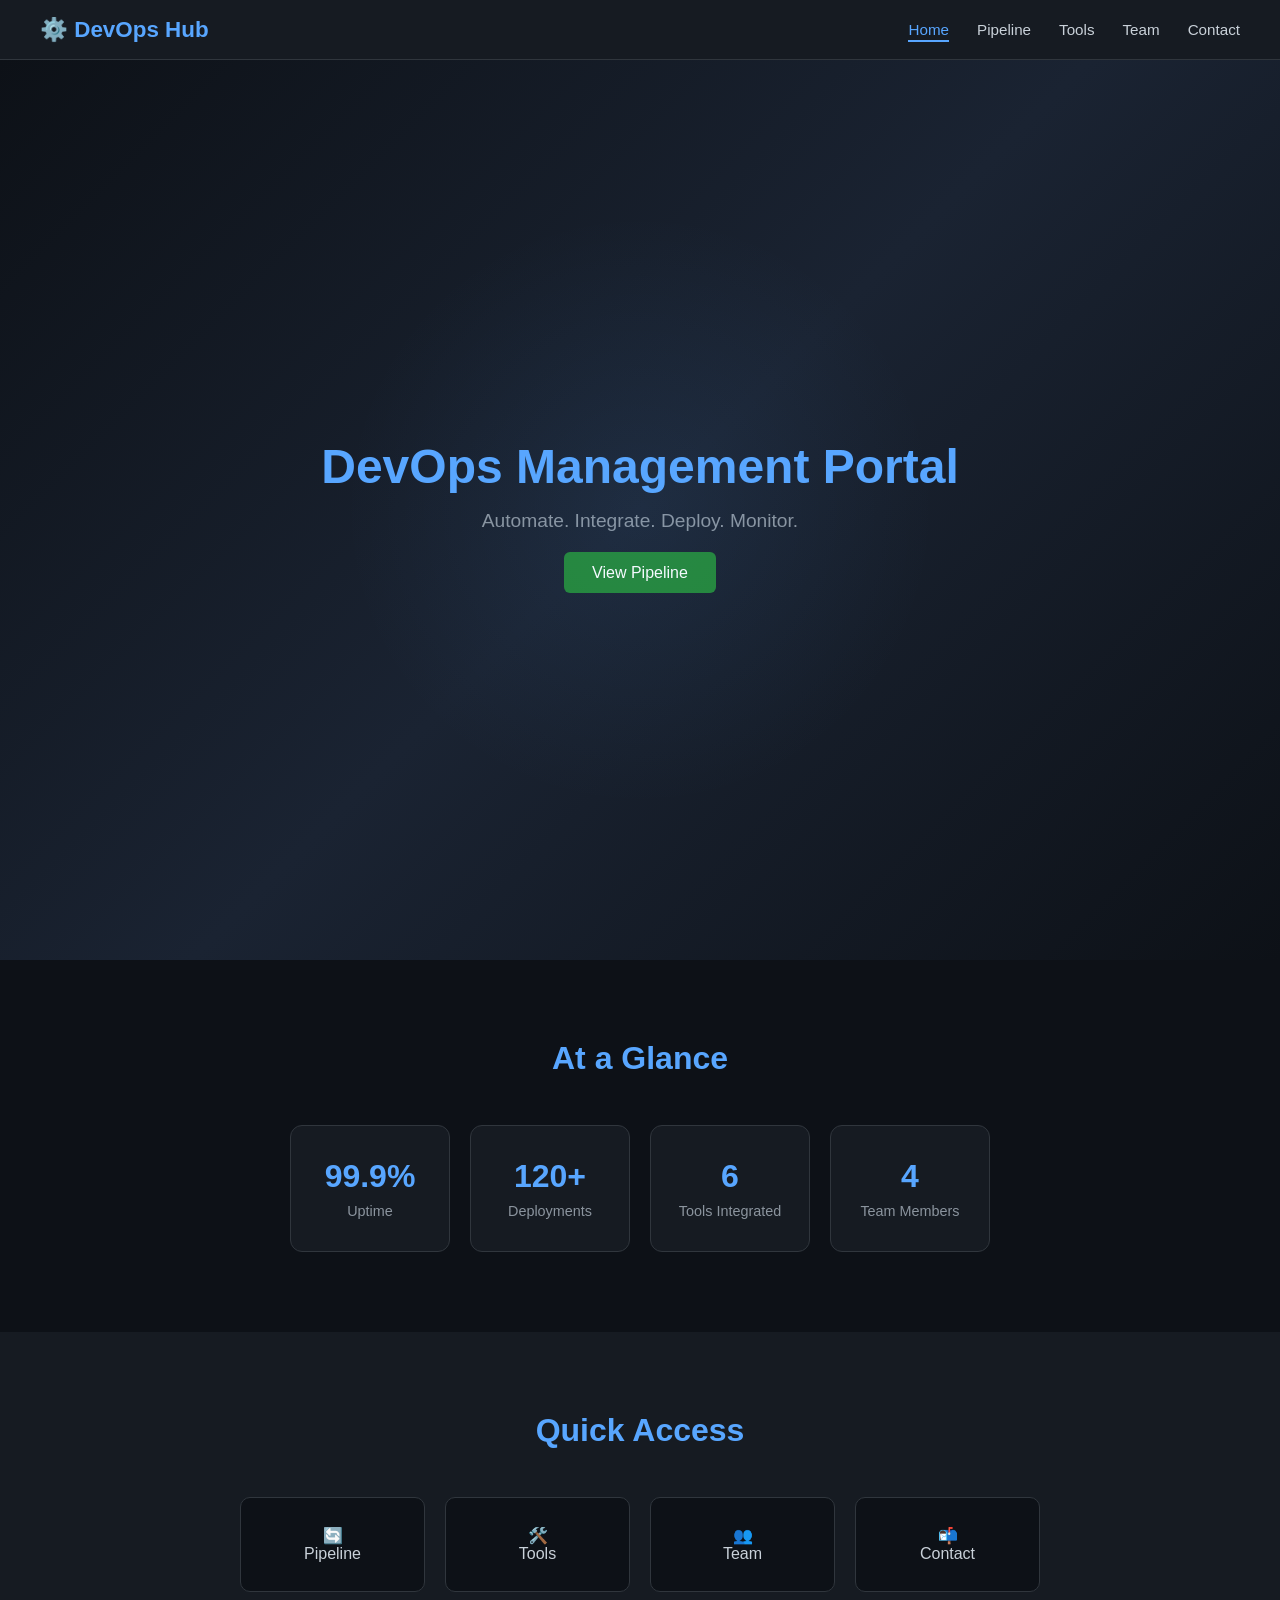
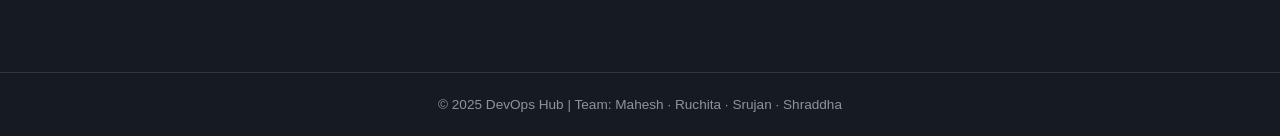
<file: index.html>
<!DOCTYPE html>
<html lang="en">
<head>
  <meta charset="UTF-8"/>
  <meta name="viewport" content="width=device-width, initial-scale=1.0"/>
  <title>DevOps Hub | Home</title>
  <link rel="stylesheet" href="style.css"/>
</head>
<body>

  <nav class="navbar">
    <div class="logo">⚙️ DevOps Hub</div>
    <ul class="nav-links">
      <li><a href="index.html" class="active">Home</a></li>
      <li><a href="pipeline.html">Pipeline</a></li>
      <li><a href="tools.html">Tools</a></li>
      <li><a href="team.html">Team</a></li>
      <li><a href="contact.html">Contact</a></li>
    </ul>
  </nav>

  <section class="hero">
    <div class="hero-content">
      <h1>DevOps Management Portal</h1>
      <p>Automate. Integrate. Deploy. Monitor.</p>
      <a href="pipeline.html" class="btn">View Pipeline</a>
    </div>
  </section>

  <!-- Stats -->
  <section class="section">
    <h2>At a Glance</h2>
    <div class="stats-grid">
      <div class="stat-card"><h3>99.9%</h3><p>Uptime</p></div>
      <div class="stat-card"><h3>120+</h3><p>Deployments</p></div>
      <div class="stat-card"><h3>6</h3><p>Tools Integrated</p></div>
      <div class="stat-card"><h3>4</h3><p>Team Members</p></div>
    </div>
  </section>

  <!-- Quick Links -->
  <section class="section dark">
    <h2>Quick Access</h2>
    <div class="tools-grid">
      <a href="pipeline.html" class="tool-card">🔄<br/>Pipeline</a>
      <a href="tools.html" class="tool-card">🛠️<br/>Tools</a>
      <a href="team.html" class="tool-card">👥<br/>Team</a>
      <a href="contact.html" class="tool-card">📬<br/>Contact</a>
    </div>
  </section>

  <footer>
    <p>© 2025 DevOps Hub | Team: Mahesh · Ruchita · Srujan · Shraddha</p>
  </footer>

</body>
</html>
</file>
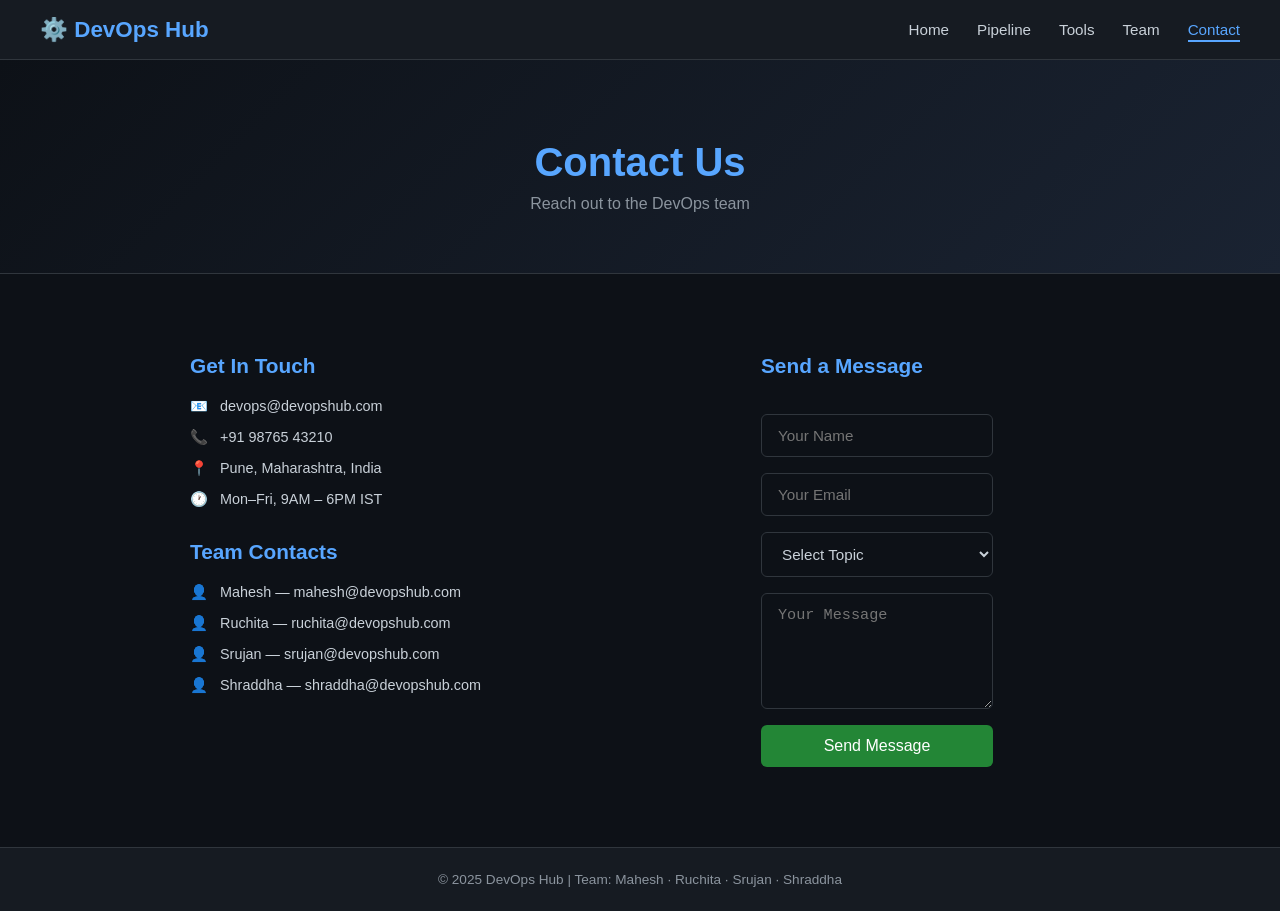
<file: contact.html>
<!DOCTYPE html>
<html lang="en">
<head>
  <meta charset="UTF-8"/>
  <meta name="viewport" content="width=device-width, initial-scale=1.0"/>
  <title>DevOps Hub | Contact</title>
  <link rel="stylesheet" href="style.css"/>
</head>
<body>

  <nav class="navbar">
    <div class="logo">⚙️ DevOps Hub</div>
    <ul class="nav-links">
      <li><a href="index.html">Home</a></li>
      <li><a href="pipeline.html">Pipeline</a></li>
      <li><a href="tools.html">Tools</a></li>
      <li><a href="team.html">Team</a></li>
      <li><a href="contact.html" class="active">Contact</a></li>
    </ul>
  </nav>

  <section class="page-hero">
    <h1>Contact Us</h1>
    <p>Reach out to the DevOps team</p>
  </section>

  <section class="section">
    <div class="contact-layout">

      <div class="contact-info">
        <h2>Get In Touch</h2>
        <div class="info-item">📧 <span>devops@devopshub.com</span></div>
        <div class="info-item">📞 <span>+91 98765 43210</span></div>
        <div class="info-item">📍 <span>Pune, Maharashtra, India</span></div>
        <div class="info-item">🕐 <span>Mon–Fri, 9AM – 6PM IST</span></div>

        <h2 style="margin-top:32px;">Team Contacts</h2>
        <div class="info-item">👤 <span>Mahesh — mahesh@devopshub.com</span></div>
        <div class="info-item">👤 <span>Ruchita — ruchita@devopshub.com</span></div>
        <div class="info-item">👤 <span>Srujan — srujan@devopshub.com</span></div>
        <div class="info-item">👤 <span>Shraddha — shraddha@devopshub.com</span></div>
      </div>

      <form class="contact-form" onsubmit="handleSubmit(event)">
        <h2>Send a Message</h2>
        <input type="text" placeholder="Your Name" required/>
        <input type="email" placeholder="Your Email" required/>
        <select>
          <option value="">Select Topic</option>
          <option>Pipeline Issue</option>
          <option>Tool Support</option>
          <option>Deployment Help</option>
          <option>General Query</option>
        </select>
        <textarea placeholder="Your Message" rows="5" required></textarea>
        <button type="submit" class="btn">Send Message</button>
      </form>

    </div>
  </section>

  <footer>
    <p>© 2025 DevOps Hub | Team: Mahesh · Ruchita · Srujan · Shraddha</p>
  </footer>

  <script>
    function handleSubmit(e) {
      e.preventDefault();
      alert('✅ Message sent! Team will get back to you soon.');
      e.target.reset();
    }
  </script>
</body>
</html>
</file>
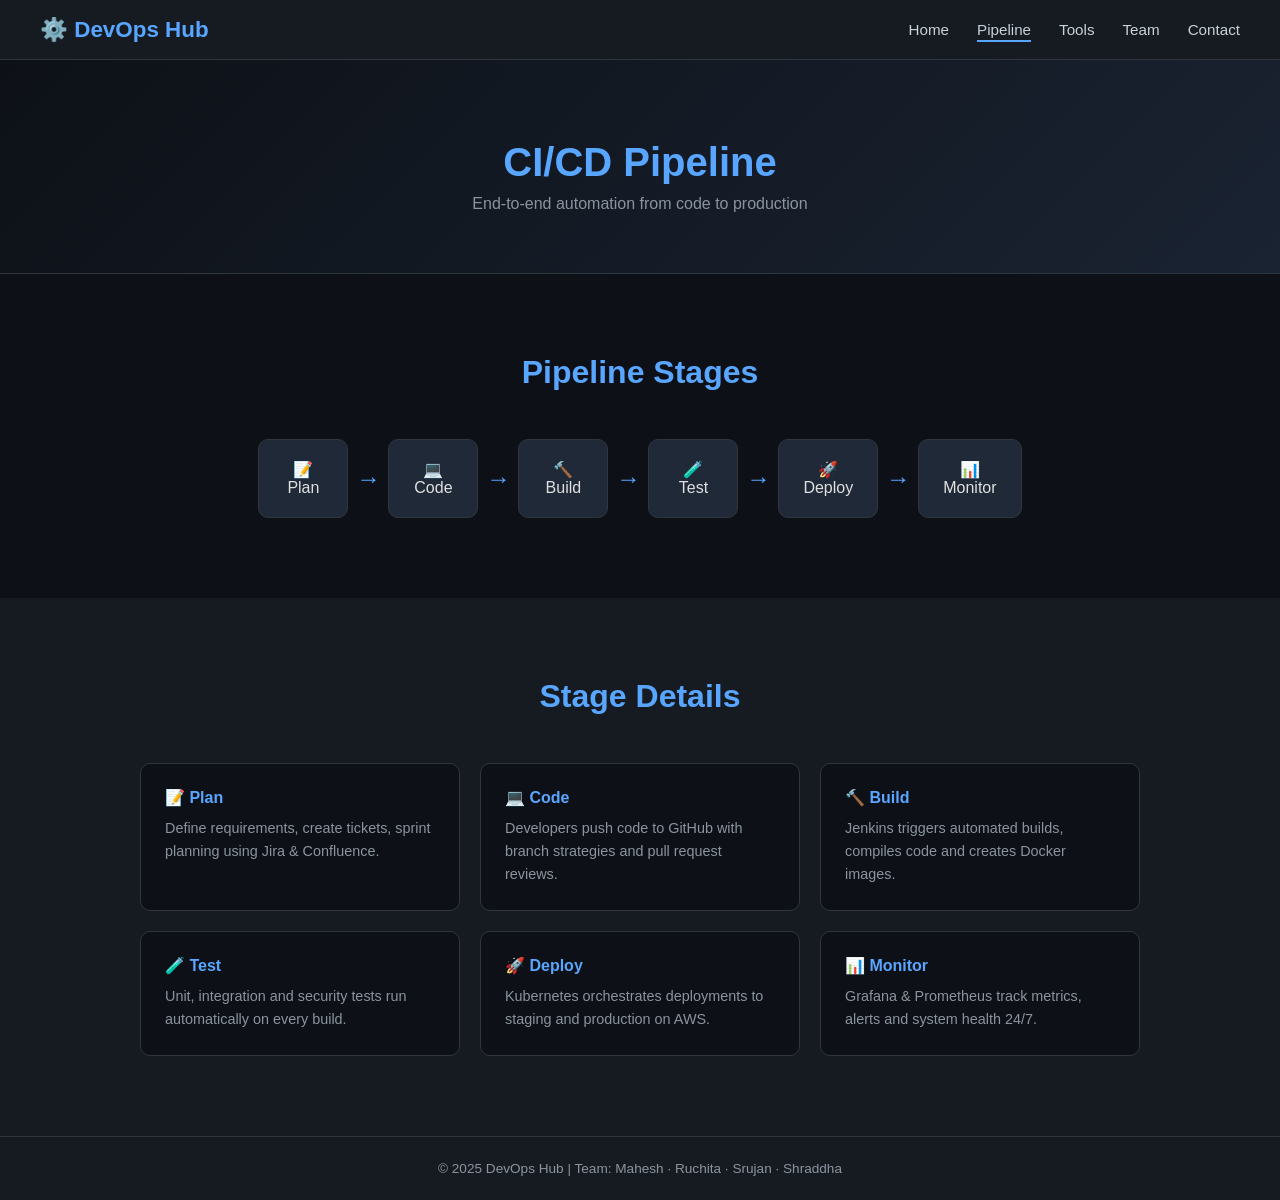
<file: pipeline.html>
<!DOCTYPE html>
<html lang="en">
<head>
  <meta charset="UTF-8"/>
  <meta name="viewport" content="width=device-width, initial-scale=1.0"/>
  <title>DevOps Hub | Pipeline</title>
  <link rel="stylesheet" href="style.css"/>
</head>
<body>

  <nav class="navbar">
    <div class="logo">⚙️ DevOps Hub</div>
    <ul class="nav-links">
      <li><a href="index.html">Home</a></li>
      <li><a href="pipeline.html" class="active">Pipeline</a></li>
      <li><a href="tools.html">Tools</a></li>
      <li><a href="team.html">Team</a></li>
      <li><a href="contact.html">Contact</a></li>
    </ul>
  </nav>

  <section class="page-hero">
    <h1>CI/CD Pipeline</h1>
    <p>End-to-end automation from code to production</p>
  </section>

  <section class="section">
    <h2>Pipeline Stages</h2>
    <div class="pipeline">
      <div class="stage">📝<br/>Plan</div>
      <div class="arrow">→</div>
      <div class="stage">💻<br/>Code</div>
      <div class="arrow">→</div>
      <div class="stage">🔨<br/>Build</div>
      <div class="arrow">→</div>
      <div class="stage">🧪<br/>Test</div>
      <div class="arrow">→</div>
      <div class="stage">🚀<br/>Deploy</div>
      <div class="arrow">→</div>
      <div class="stage">📊<br/>Monitor</div>
    </div>
  </section>

  <section class="section dark">
    <h2>Stage Details</h2>
    <div class="details-grid">
      <div class="detail-card">
        <h3>📝 Plan</h3>
        <p>Define requirements, create tickets, sprint planning using Jira & Confluence.</p>
      </div>
      <div class="detail-card">
        <h3>💻 Code</h3>
        <p>Developers push code to GitHub with branch strategies and pull request reviews.</p>
      </div>
      <div class="detail-card">
        <h3>🔨 Build</h3>
        <p>Jenkins triggers automated builds, compiles code and creates Docker images.</p>
      </div>
      <div class="detail-card">
        <h3>🧪 Test</h3>
        <p>Unit, integration and security tests run automatically on every build.</p>
      </div>
      <div class="detail-card">
        <h3>🚀 Deploy</h3>
        <p>Kubernetes orchestrates deployments to staging and production on AWS.</p>
      </div>
      <div class="detail-card">
        <h3>📊 Monitor</h3>
        <p>Grafana & Prometheus track metrics, alerts and system health 24/7.</p>
      </div>
    </div>
  </section>

  <footer>
    <p>© 2025 DevOps Hub | Team: Mahesh · Ruchita · Srujan · Shraddha</p>
  </footer>

  <script src="script.js"></script>
</body>
</html>
</file>
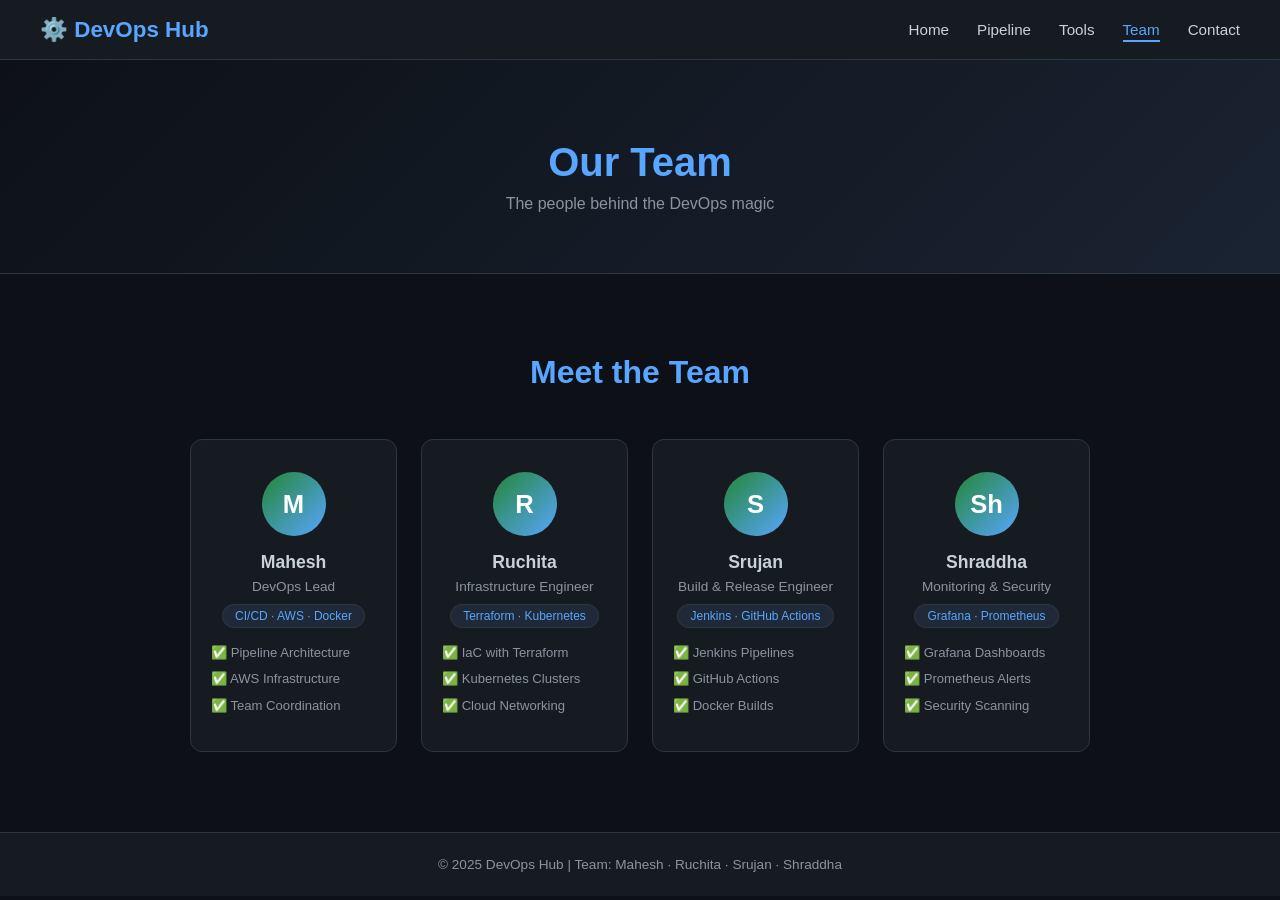
<file: team.html>
<!DOCTYPE html>
<html lang="en">
<head>
  <meta charset="UTF-8"/>
  <meta name="viewport" content="width=device-width, initial-scale=1.0"/>
  <title>DevOps Hub | Team</title>
  <link rel="stylesheet" href="style.css"/>
</head>
<body>

  <nav class="navbar">
    <div class="logo">⚙️ DevOps Hub</div>
    <ul class="nav-links">
      <li><a href="index.html">Home</a></li>
      <li><a href="pipeline.html">Pipeline</a></li>
      <li><a href="tools.html">Tools</a></li>
      <li><a href="team.html" class="active">Team</a></li>
      <li><a href="contact.html">Contact</a></li>
    </ul>
  </nav>

  <section class="page-hero">
    <h1>Our Team</h1>
    <p>The people behind the DevOps magic</p>
  </section>

  <section class="section">
    <h2>Meet the Team</h2>
    <div class="team-grid">
      <div class="team-card">
        <div class="avatar">M</div>
        <h3>Mahesh</h3>
        <p>DevOps Lead</p>
        <span class="badge">CI/CD · AWS · Docker</span>
        <ul class="member-skills">
          <li>✅ Pipeline Architecture</li>
          <li>✅ AWS Infrastructure</li>
          <li>✅ Team Coordination</li>
        </ul>
      </div>
      <div class="team-card">
        <div class="avatar">R</div>
        <h3>Ruchita</h3>
        <p>Infrastructure Engineer</p>
        <span class="badge">Terraform · Kubernetes</span>
        <ul class="member-skills">
          <li>✅ IaC with Terraform</li>
          <li>✅ Kubernetes Clusters</li>
          <li>✅ Cloud Networking</li>
        </ul>
      </div>
      <div class="team-card">
        <div class="avatar">S</div>
        <h3>Srujan</h3>
        <p>Build & Release Engineer</p>
        <span class="badge">Jenkins · GitHub Actions</span>
        <ul class="member-skills">
          <li>✅ Jenkins Pipelines</li>
          <li>✅ GitHub Actions</li>
          <li>✅ Docker Builds</li>
        </ul>
      </div>
      <div class="team-card">
        <div class="avatar">Sh</div>
        <h3>Shraddha</h3>
        <p>Monitoring & Security</p>
        <span class="badge">Grafana · Prometheus</span>
        <ul class="member-skills">
          <li>✅ Grafana Dashboards</li>
          <li>✅ Prometheus Alerts</li>
          <li>✅ Security Scanning</li>
        </ul>
      </div>
    </div>
  </section>

  <footer>
    <p>© 2025 DevOps Hub | Team: Mahesh · Ruchita · Srujan · Shraddha</p>
  </footer>

</body>
</html>
</file>
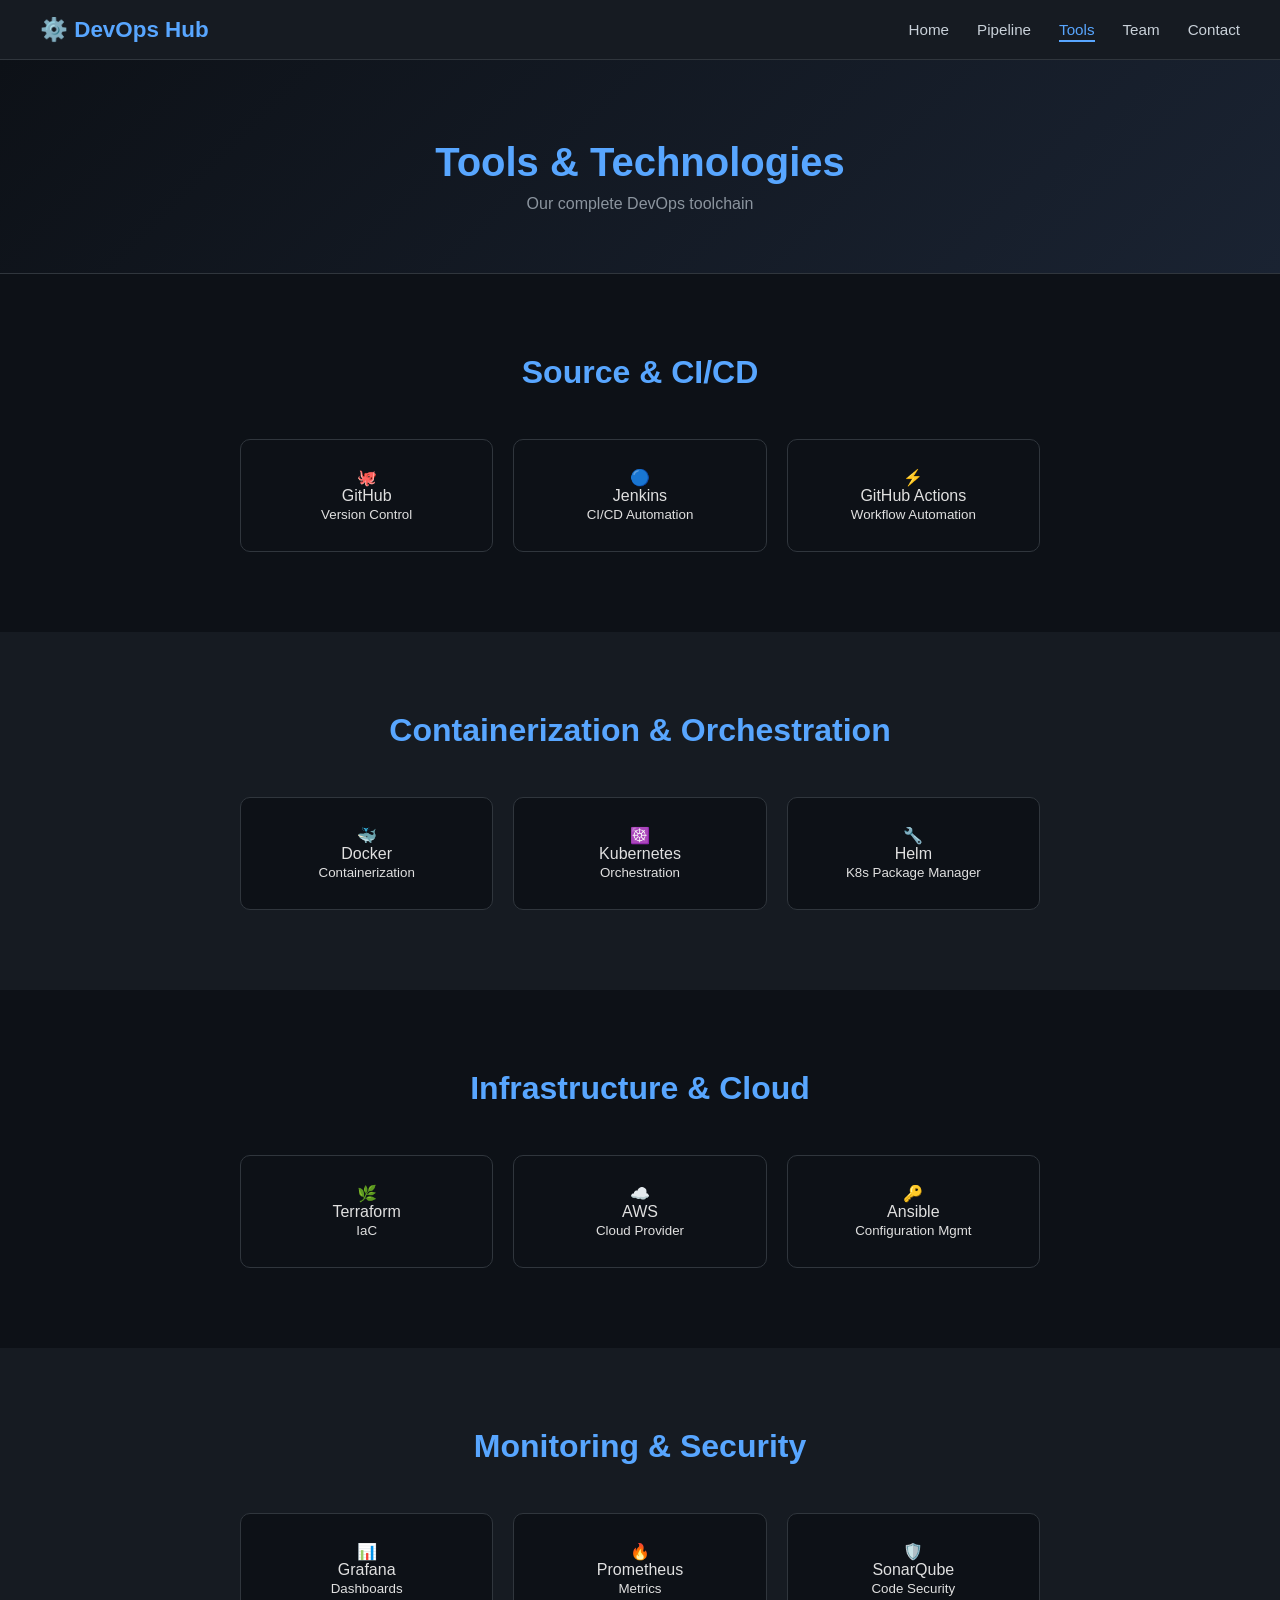
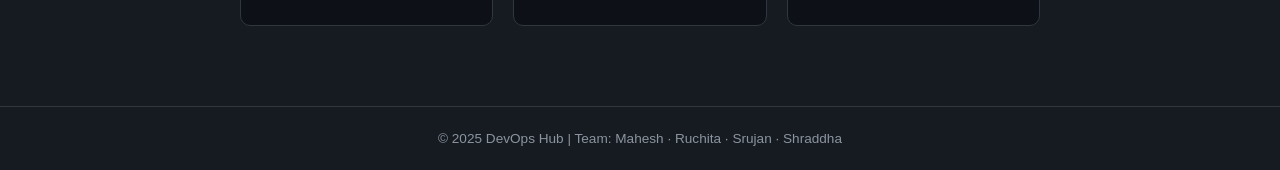
<file: tools.html>
<!DOCTYPE html>
<html lang="en">
<head>
  <meta charset="UTF-8"/>
  <meta name="viewport" content="width=device-width, initial-scale=1.0"/>
  <title>DevOps Hub | Tools</title>
  <link rel="stylesheet" href="style.css"/>
</head>
<body>

  <nav class="navbar">
    <div class="logo">⚙️ DevOps Hub</div>
    <ul class="nav-links">
      <li><a href="index.html">Home</a></li>
      <li><a href="pipeline.html">Pipeline</a></li>
      <li><a href="tools.html" class="active">Tools</a></li>
      <li><a href="team.html">Team</a></li>
      <li><a href="contact.html">Contact</a></li>
    </ul>
  </nav>

  <section class="page-hero">
    <h1>Tools & Technologies</h1>
    <p>Our complete DevOps toolchain</p>
  </section>

  <section class="section">
    <h2>Source & CI/CD</h2>
    <div class="tools-grid">
      <div class="tool-card">🐙<br/>GitHub<br/><small>Version Control</small></div>
      <div class="tool-card">🔵<br/>Jenkins<br/><small>CI/CD Automation</small></div>
      <div class="tool-card">⚡<br/>GitHub Actions<br/><small>Workflow Automation</small></div>
    </div>
  </section>

  <section class="section dark">
    <h2>Containerization & Orchestration</h2>
    <div class="tools-grid">
      <div class="tool-card">🐳<br/>Docker<br/><small>Containerization</small></div>
      <div class="tool-card">☸️<br/>Kubernetes<br/><small>Orchestration</small></div>
      <div class="tool-card">🔧<br/>Helm<br/><small>K8s Package Manager</small></div>
    </div>
  </section>

  <section class="section">
    <h2>Infrastructure & Cloud</h2>
    <div class="tools-grid">
      <div class="tool-card">🌿<br/>Terraform<br/><small>IaC</small></div>
      <div class="tool-card">☁️<br/>AWS<br/><small>Cloud Provider</small></div>
      <div class="tool-card">🔑<br/>Ansible<br/><small>Configuration Mgmt</small></div>
    </div>
  </section>

  <section class="section dark">
    <h2>Monitoring & Security</h2>
    <div class="tools-grid">
      <div class="tool-card">📊<br/>Grafana<br/><small>Dashboards</small></div>
      <div class="tool-card">🔥<br/>Prometheus<br/><small>Metrics</small></div>
      <div class="tool-card">🛡️<br/>SonarQube<br/><small>Code Security</small></div>
    </div>
  </section>

  <footer>
    <p>© 2025 DevOps Hub | Team: Mahesh · Ruchita · Srujan · Shraddha</p>
  </footer>

</body>
</html>
</file>
<file: style.css>
* { margin: 0; padding: 0; box-sizing: border-box; }

body {
  font-family: 'Segoe UI', sans-serif;
  color: #e0e0e0;
  background: #0d1117;
  scroll-behavior: smooth;
}

/* Navbar */
.navbar {
  display: flex;
  justify-content: space-between;
  align-items: center;
  padding: 16px 40px;
  background: #161b22;
  position: sticky;
  top: 0;
  z-index: 100;
  border-bottom: 1px solid #30363d;
}
.logo { font-size: 1.4rem; font-weight: bold; color: #58a6ff; }
.nav-links { list-style: none; display: flex; gap: 28px; }
.nav-links a { color: #c9d1d9; text-decoration: none; font-size: 0.95rem; transition: color 0.2s; }
.nav-links a:hover { color: #58a6ff; }

/* Hero */
.hero {
  height: 100vh;
  display: flex;
  align-items: center;
  justify-content: center;
  text-align: center;
  background: linear-gradient(135deg, #0d1117 0%, #1a2332 50%, #0d1117 100%);
  position: relative;
  overflow: hidden;
}
.hero::before {
  content: '';
  position: absolute;
  width: 600px; height: 600px;
  background: radial-gradient(circle, rgba(88,166,255,0.08) 0%, transparent 70%);
  top: 50%; left: 50%;
  transform: translate(-50%, -50%);
}
.hero-content h1 { font-size: 3rem; color: #58a6ff; margin-bottom: 16px; }
.hero-content p { font-size: 1.2rem; color: #8b949e; margin-bottom: 32px; }

/* Button */
.btn {
  background: #238636;
  color: #fff;
  padding: 12px 28px;
  border: none;
  border-radius: 6px;
  font-size: 1rem;
  cursor: pointer;
  text-decoration: none;
  transition: background 0.2s;
}
.btn:hover { background: #2ea043; }

/* Sections */
.section { padding: 80px 40px; text-align: center; }
.section.dark { background: #161b22; }
.section h2 { font-size: 2rem; color: #58a6ff; margin-bottom: 48px; }

/* Pipeline */
.pipeline {
  display: flex;
  align-items: center;
  justify-content: center;
  flex-wrap: wrap;
  gap: 8px;
}
.stage {
  background: #1f2937;
  border: 1px solid #30363d;
  border-radius: 10px;
  padding: 20px 24px;
  font-size: 1rem;
  min-width: 90px;
  transition: transform 0.2s, border-color 0.2s;
}
.stage:hover { transform: translateY(-6px); border-color: #58a6ff; }
.arrow { font-size: 1.5rem; color: #58a6ff; }

/* Tools */
.tools-grid {
  display: grid;
  grid-template-columns: repeat(auto-fit, minmax(130px, 1fr));
  gap: 20px;
  max-width: 800px;
  margin: 0 auto;
}
.tool-card {
  background: #0d1117;
  border: 1px solid #30363d;
  border-radius: 10px;
  padding: 28px 16px;
  font-size: 1rem;
  transition: transform 0.2s, border-color 0.2s;
}
.tool-card:hover { transform: translateY(-6px); border-color: #58a6ff; }

/* Team */
.team-grid {
  display: grid;
  grid-template-columns: repeat(auto-fit, minmax(200px, 1fr));
  gap: 24px;
  max-width: 900px;
  margin: 0 auto;
}
.team-card {
  background: #161b22;
  border: 1px solid #30363d;
  border-radius: 12px;
  padding: 32px 20px;
  transition: transform 0.2s, border-color 0.2s;
}
.team-card:hover { transform: translateY(-8px); border-color: #58a6ff; }
.avatar {
  width: 64px; height: 64px;
  background: linear-gradient(135deg, #238636, #58a6ff);
  border-radius: 50%;
  display: flex;
  align-items: center;
  justify-content: center;
  font-size: 1.6rem;
  font-weight: bold;
  margin: 0 auto 16px;
  color: #fff;
}
.team-card h3 { font-size: 1.1rem; color: #c9d1d9; margin-bottom: 6px; }
.team-card p { font-size: 0.85rem; color: #8b949e; margin-bottom: 12px; }
.badge {
  background: #1f2937;
  border: 1px solid #30363d;
  border-radius: 20px;
  padding: 4px 12px;
  font-size: 0.75rem;
  color: #58a6ff;
}

/* Contact */
.contact-form {
  display: flex;
  flex-direction: column;
  gap: 16px;
  max-width: 500px;
  margin: 0 auto;
}
.contact-form input,
.contact-form textarea {
  background: #0d1117;
  border: 1px solid #30363d;
  border-radius: 6px;
  padding: 12px 16px;
  color: #c9d1d9;
  font-size: 0.95rem;
  outline: none;
  transition: border-color 0.2s;
}
.contact-form input:focus,
.contact-form textarea:focus { border-color: #58a6ff; }

/* Footer */
footer {
  text-align: center;
  padding: 24px;
  background: #161b22;
  color: #8b949e;
  font-size: 0.85rem;
  border-top: 1px solid #30363d;
}

/* Active nav link */
.nav-links a.active { color: #58a6ff; border-bottom: 2px solid #58a6ff; padding-bottom: 2px; }

/* Page Hero (sub pages) */
.page-hero {
  padding: 80px 40px 60px;
  text-align: center;
  background: linear-gradient(135deg, #0d1117, #1a2332);
  border-bottom: 1px solid #30363d;
}
.page-hero h1 { font-size: 2.5rem; color: #58a6ff; margin-bottom: 10px; }
.page-hero p { color: #8b949e; font-size: 1rem; }

/* Stats */
.stats-grid {
  display: grid;
  grid-template-columns: repeat(auto-fit, minmax(150px, 1fr));
  gap: 20px;
  max-width: 700px;
  margin: 0 auto;
}
.stat-card {
  background: #161b22;
  border: 1px solid #30363d;
  border-radius: 12px;
  padding: 32px 16px;
  text-align: center;
}
.stat-card h3 { font-size: 2rem; color: #58a6ff; margin-bottom: 8px; }
.stat-card p { color: #8b949e; font-size: 0.9rem; }

/* Tool card as link */
a.tool-card { text-decoration: none; color: #c9d1d9; display: block; }

/* Pipeline detail cards */
.details-grid {
  display: grid;
  grid-template-columns: repeat(auto-fit, minmax(240px, 1fr));
  gap: 20px;
  max-width: 1000px;
  margin: 0 auto;
  text-align: left;
}
.detail-card {
  background: #0d1117;
  border: 1px solid #30363d;
  border-radius: 10px;
  padding: 24px;
}
.detail-card h3 { color: #58a6ff; margin-bottom: 10px; font-size: 1rem; }
.detail-card p { color: #8b949e; font-size: 0.9rem; line-height: 1.6; }

/* Team member skills */
.member-skills {
  list-style: none;
  margin-top: 16px;
  text-align: left;
  font-size: 0.82rem;
  color: #8b949e;
  line-height: 2;
}

/* Contact layout */
.contact-layout {
  display: grid;
  grid-template-columns: 1fr 1fr;
  gap: 48px;
  max-width: 900px;
  margin: 0 auto;
  text-align: left;
}
.contact-info h2 { color: #58a6ff; margin-bottom: 20px; font-size: 1.3rem; }
.info-item { color: #8b949e; margin-bottom: 14px; font-size: 0.9rem; }
.info-item span { color: #c9d1d9; margin-left: 8px; }
.contact-form h2 { color: #58a6ff; margin-bottom: 20px; font-size: 1.3rem; }
.contact-form select {
  background: #0d1117;
  border: 1px solid #30363d;
  border-radius: 6px;
  padding: 12px 16px;
  color: #c9d1d9;
  font-size: 0.95rem;
  outline: none;
}
.contact-form select:focus { border-color: #58a6ff; }

@media (max-width: 600px) {
  .contact-layout { grid-template-columns: 1fr; }
  .hero-content h1 { font-size: 2rem; }
  .navbar { flex-direction: column; gap: 12px; }
}
</file>
